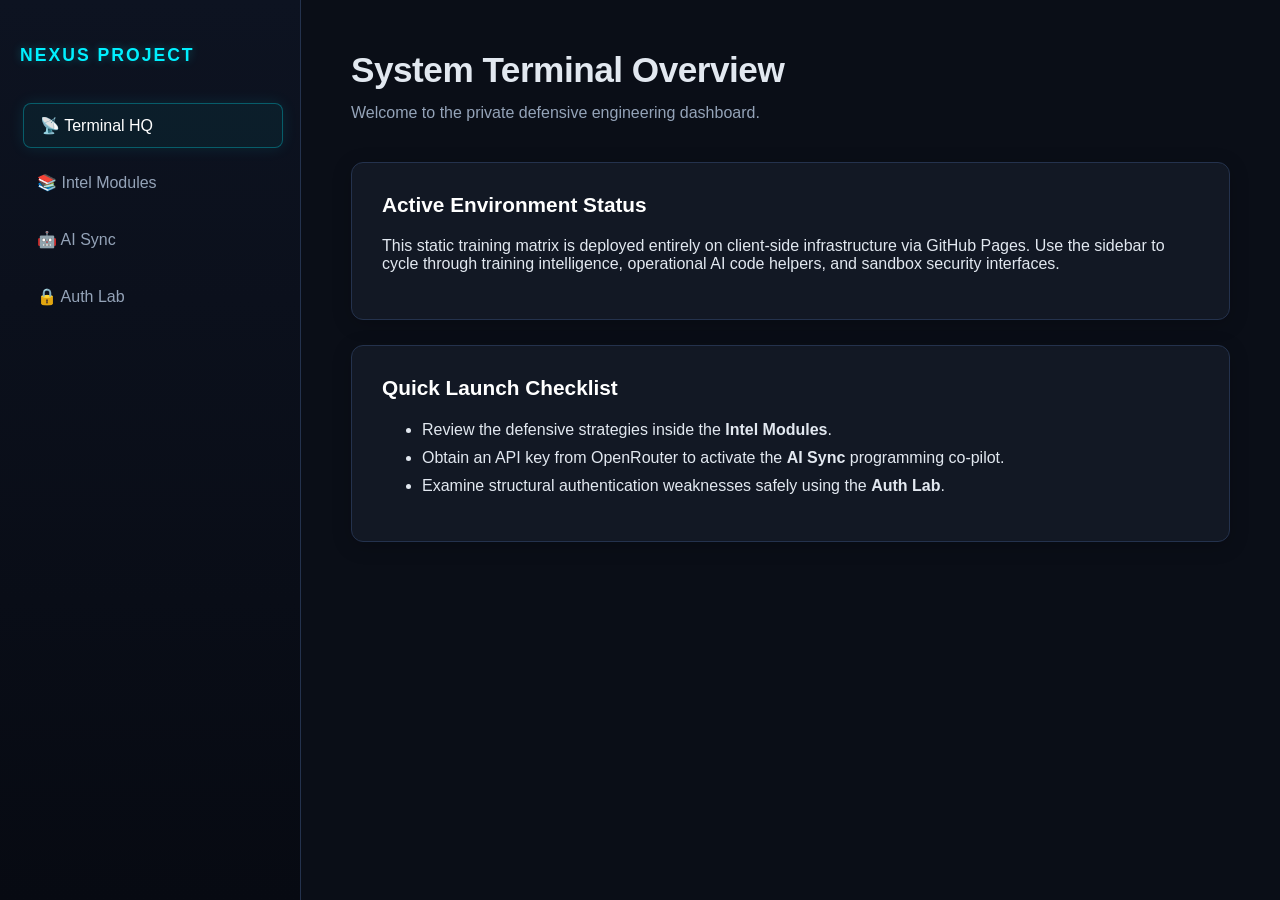
<file: index.html>
<!DOCTYPE html>
<html lang="en">
<head>
    <meta charset="UTF-8">
    <title>HQ // Cyber Security Hub</title>
    <link rel="stylesheet" href="style.css">
</head>
<body>

    <div class="sidebar">
        <h2>Nexus Project</h2>
        <a href="index.html" class="nav-link active">📡 Terminal HQ</a>
        <a href="tutorials.html" class="nav-link">📚 Intel Modules</a>
        <a href="tutor.html" class="nav-link">🤖 AI Sync</a>
        <a href="labs.html" class="nav-link">🔒 Auth Lab</a>
    </div>

    <div class="container">
        <h1>System Terminal Overview</h1>
        <p class="subtitle">Welcome to the private defensive engineering dashboard.</p>

        <div class="card">
            <h3>Active Environment Status</h3>
            <p>This static training matrix is deployed entirely on client-side infrastructure via GitHub Pages. Use the sidebar to cycle through training intelligence, operational AI code helpers, and sandbox security interfaces.</p>
        </div>

        <div class="card">
            <h3>Quick Launch Checklist</h3>
            <ul>
                <li style="margin-bottom: 10px;">Review the defensive strategies inside the <strong>Intel Modules</strong>.</li>
                <li style="margin-bottom: 10px;">Obtain an API key from OpenRouter to activate the <strong>AI Sync</strong> programming co-pilot.</li>
                <li style="margin-bottom: 10px;">Examine structural authentication weaknesses safely using the <strong>Auth Lab</strong>.</li>
            </ul>
        </div>
    </div>

</body>
</html>
</file>
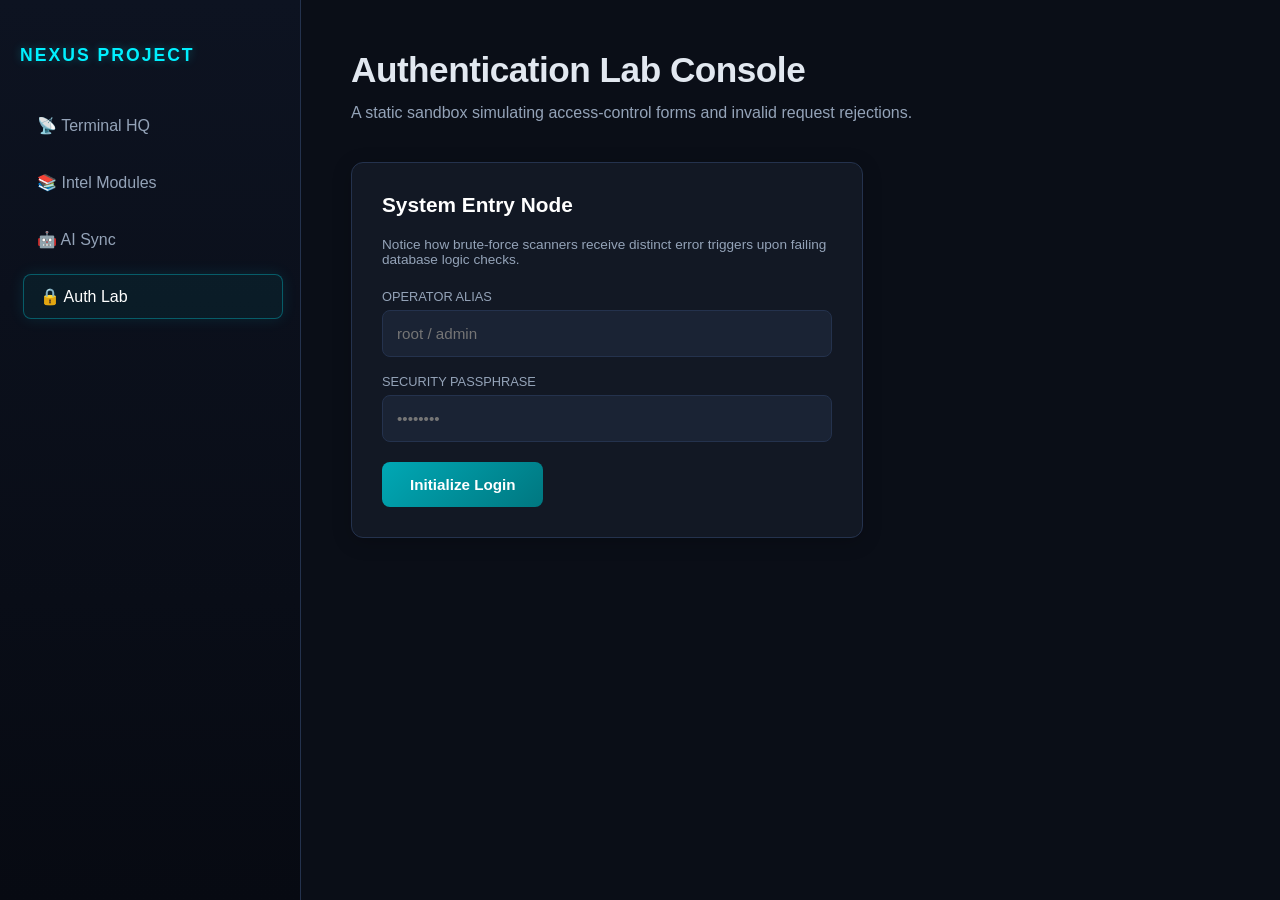
<file: labs.html>
<!DOCTYPE html>
<html lang="en">
<head>
    <meta charset="UTF-8">
    <title>Auth Lab // Cyber Security Hub</title>
    <link rel="stylesheet" href="style.css">
</head>
<body>

    <div class="sidebar">
        <h2>Nexus Project</h2>
        <a href="index.html" class="nav-link">📡 Terminal HQ</a>
        <a href="tutorials.html" class="nav-link">📚 Intel Modules</a>
        <a href="tutor.html" class="nav-link">🤖 AI Sync</a>
        <a href="labs.html" class="nav-link active">🔒 Auth Lab</a>
    </div>

    <div class="container">
        <h1>Authentication Lab Console</h1>
        <p class="subtitle">A static sandbox simulating access-control forms and invalid request rejections.</p>

        <div class="card" id="formWrapper" style="max-width: 450px;">
            <h3>System Entry Node</h3>
            <p style="font-size:0.85rem; color: var(--text-muted); margin-bottom: 20px;">Notice how brute-force scanners receive distinct error triggers upon failing database logic checks.</p>
            
            <div id="alertBox" style="color: var(--error); margin-bottom: 15px; display: none; font-weight: 600; font-size: 0.9rem;">🛑 ACCESS DENIED: INVALID ACCOUNT SIGNATURE</div>
            
            <label style="font-size:0.8rem; text-transform:uppercase; color: var(--text-muted);">Operator Alias</label>
            <input type="text" id="user" placeholder="root / admin" style="margin-bottom: 15px; margin-top: 5px;">
            
            <label style="font-size:0.8rem; text-transform:uppercase; color: var(--text-muted);">Security Passphrase</label>
            <input type="password" id="pass" placeholder="••••••••" style="margin-bottom: 20px; margin-top: 5px;">
            
            <button class="btn" onclick="verifyNode()">Initialize Login</button>
        </div>

        <div class="card" id="successWrapper" style="display: none; border-color: var(--success); max-width: 500px;">
            <h3 style="color: var(--success)">✓ Security Clearance Granted</h3>
            <p>Session ID successfully generated. In production networks, an authentication server issues an encrypted cookie or JSON Web Token (JWT) at this stage to validate any future tracking steps.</p>
            <button class="btn" onclick="resetNode()" style="background: #22314d;">Purge Session Data</button>
        </div>
    </div>

    <script>
        function verifyNode() {
            const u = document.getElementById('user').value;
            const p = document.getElementById('pass').value;
            const alertBox = document.getElementById('alertBox');

            // Hardcoded testing credentials for simulation layout
            if(u === 'operator' && p === 'n3xus_p4ss!') {
                alertBox.style.display = 'none';
                document.getElementById('formWrapper').style.display = 'none';
                document.getElementById('successWrapper').style.display = 'block';
            } else {
                alertBox.style.display = 'block';
            }
        }

        function resetNode() {
            document.getElementById('successWrapper').style.display = 'none';
            document.getElementById('formWrapper').style.display = 'block';
            document.getElementById('user').value = '';
            document.getElementById('pass').value = '';
        }
    </script>
</body>
</html>
</file>
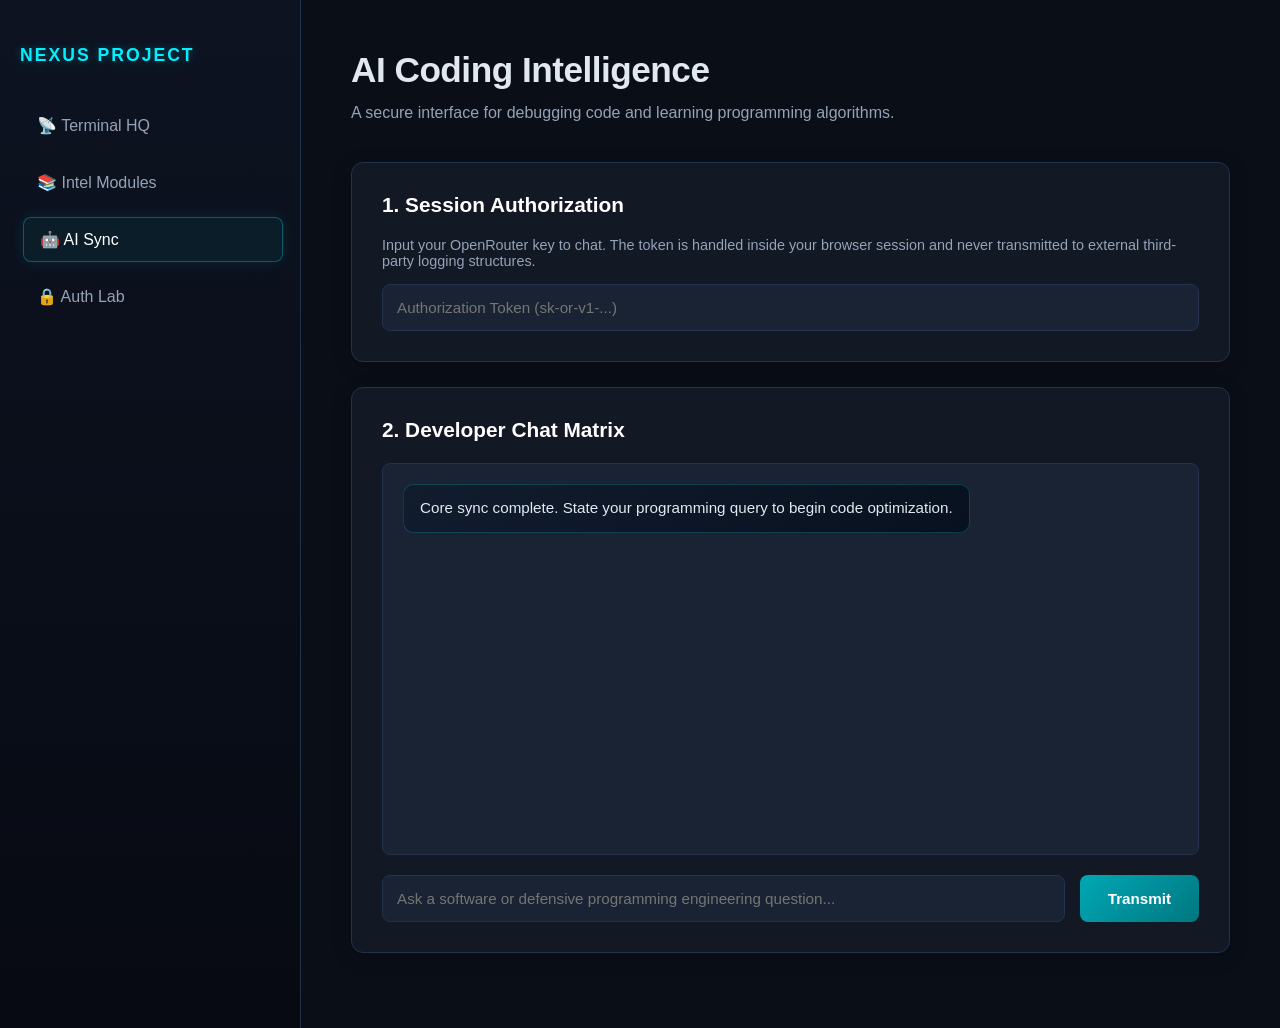
<file: tutor.html>
<!DOCTYPE html>
<html lang="en">
<head>
    <meta charset="UTF-8">
    <title>AI Sync // Cyber Security Hub</title>
    <link rel="stylesheet" href="style.css">
</head>
<body>

    <div class="sidebar">
        <h2>Nexus Project</h2>
        <a href="index.html" class="nav-link">📡 Terminal HQ</a>
        <a href="tutorials.html" class="nav-link">📚 Intel Modules</a>
        <a href="tutor.html" class="nav-link active">🤖 AI Sync</a>
        <a href="labs.html" class="nav-link">🔒 Auth Lab</a>
    </div>

    <div class="container">
        <h1>AI Coding Intelligence</h1>
        <p class="subtitle">A secure interface for debugging code and learning programming algorithms.</p>

        <div class="card">
            <h3>1. Session Authorization</h3>
            <p style="font-size: 0.9rem; color: var(--text-muted); margin-bottom: 15px;">Input your OpenRouter key to chat. The token is handled inside your browser session and never transmitted to external third-party logging structures.</p>
            <input type="password" id="token" placeholder="Authorization Token (sk-or-v1-...)">
        </div>

        <div class="card">
            <h3>2. Developer Chat Matrix</h3>
            <div class="chat-box" id="terminal">
                <div class="msg ai">Core sync complete. State your programming query to begin code optimization.</div>
            </div>
            
            <div style="display: flex; gap: 15px; margin-top: 15px;">
                <input type="text" id="query" placeholder="Ask a software or defensive programming engineering question...">
                <button class="btn" onclick="executeSync()">Transmit</button>
            </div>
        </div>
    </div>

    <script>
        async function executeSync() {
            const token = document.getElementById('token').value;
            const queryBox = document.getElementById('query');
            const terminal = document.getElementById('terminal');
            const userPrompt = queryBox.value;

            if(!userPrompt) return;
            if(!token) { alert('Authorization Token Required.'); return; }

            terminal.innerHTML += `<div class="msg user">${userPrompt}</div>`;
            queryBox.value = '';
            terminal.scrollTop = terminal.scrollHeight;

            try {
                const response = await fetch("https://openrouter.ai/api/v1/chat/completions", {
                    method: "POST",
                    headers: {
                        "Authorization": `Bearer ${token}`,
                        "Content-Type": "application/json"
                    },
                    body: JSON.stringify({
                        "model": "google/gemini-2.5-flash",
                        "messages": [
                            {"role": "system", "content": "You are a software development assistant. Provide clean, well-commented code blocks and step-by-step programming advice."},
                            {"role": "user", "content": userPrompt}
                        ]
                    })
                });

                const data = await response.json();
                if(data.error) {
                    terminal.innerHTML += `<div class="msg ai" style="color:var(--error)">Error: ${data.error.message}</div>`;
                } else {
                    const rawOutput = data.choices[0].message.content;
                    terminal.innerHTML += `<div class="msg ai">${rawOutput.replace(/\n/g, '<br>')}</div>`;
                }
            } catch {
                terminal.innerHTML += `<div class="msg ai" style="color:var(--error)">Network drop detected. Check token structural format.</div>`;
            }
            terminal.scrollTop = terminal.scrollHeight;
        }
    </script>
</body>
</html>
</file>
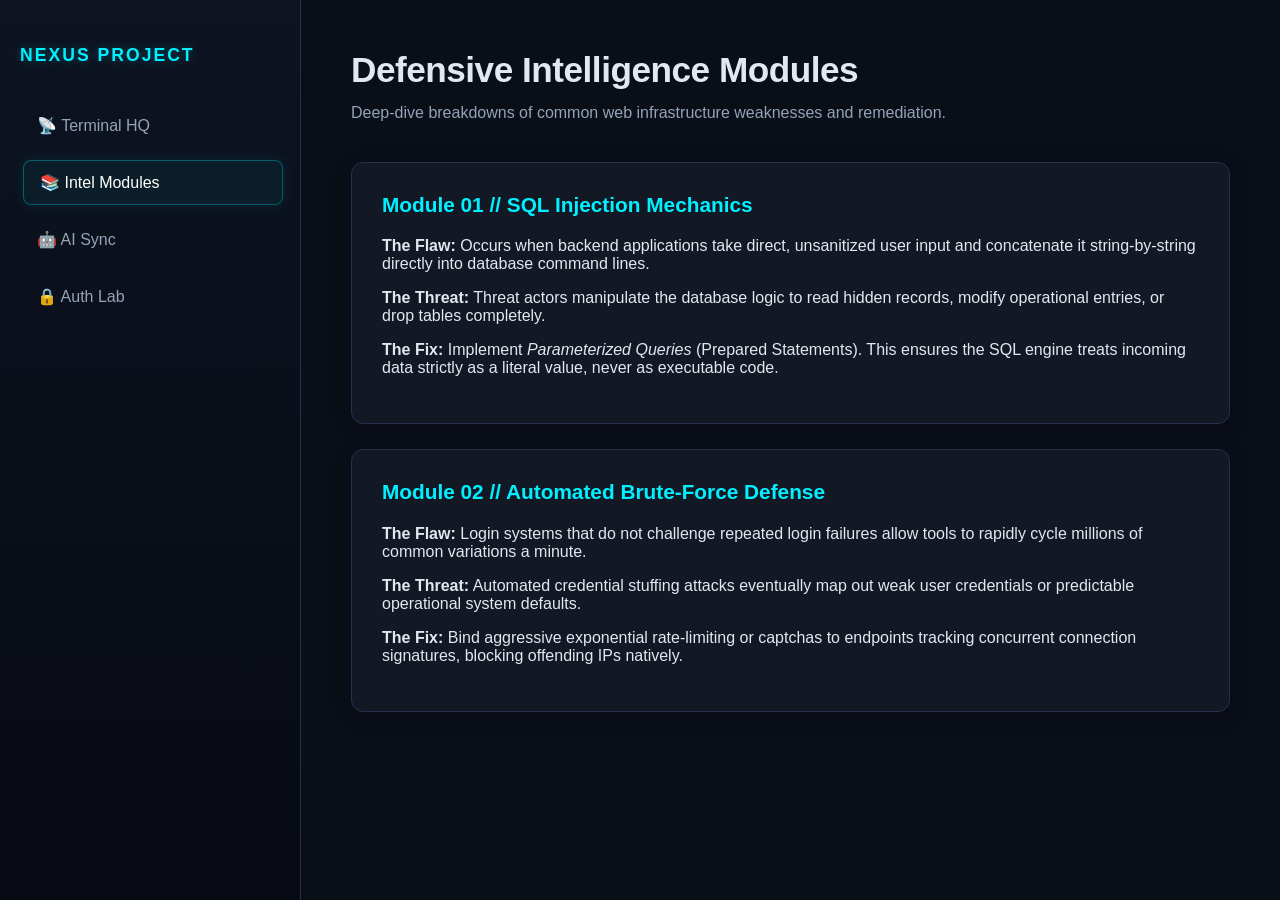
<file: tutorials.html>
<!DOCTYPE html>
<html lang="en">
<head>
    <meta charset="UTF-8">
    <title>Intel Modules // Cyber Security Hub</title>
    <link rel="stylesheet" href="style.css">
</head>
<body>

    <div class="sidebar">
        <h2>Nexus Project</h2>
        <a href="index.html" class="nav-link">📡 Terminal HQ</a>
        <a href="tutorials.html" class="nav-link active">📚 Intel Modules</a>
        <a href="tutor.html" class="nav-link">🤖 AI Sync</a>
        <a href="labs.html" class="nav-link">🔒 Auth Lab</a>
    </div>

    <div class="container">
        <h1>Defensive Intelligence Modules</h1>
        <p class="subtitle">Deep-dive breakdowns of common web infrastructure weaknesses and remediation.</p>

        <div class="card">
            <h3 style="color: var(--accent-glow);">Module 01 // SQL Injection Mechanics</h3>
            <p><strong>The Flaw:</strong> Occurs when backend applications take direct, unsanitized user input and concatenate it string-by-string directly into database command lines.</p>
            <p><strong>The Threat:</strong> Threat actors manipulate the database logic to read hidden records, modify operational entries, or drop tables completely.</p>
            <p><strong>The Fix:</strong> Implement <em>Parameterized Queries</em> (Prepared Statements). This ensures the SQL engine treats incoming data strictly as a literal value, never as executable code.</p>
        </div>

        <div class="card">
            <h3 style="color: var(--accent-glow);">Module 02 // Automated Brute-Force Defense</h3>
            <p><strong>The Flaw:</strong> Login systems that do not challenge repeated login failures allow tools to rapidly cycle millions of common variations a minute.</p>
            <p><strong>The Threat:</strong> Automated credential stuffing attacks eventually map out weak user credentials or predictable operational system defaults.</p>
            <p><strong>The Fix:</strong> Bind aggressive exponential rate-limiting or captchas to endpoints tracking concurrent connection signatures, blocking offending IPs natively.</p>
        </div>
    </div>

</body>
</html>
</file>
<file: style.css>
:root {
    --bg-main: #0a0e17;
    --bg-card: #121824;
    --bg-input: #1a2334;
    --border-color: #24324d;
    --accent-glow: #00f0ff;
    --accent-dim: #00a8b5;
    --text-primary: #e2e8f0;
    --text-muted: #94a3b8;
    --success: #00ff66;
    --error: #ff3366;
}

body {
    font-family: 'Segoe UI', Tahoma, Geneva, Verdana, sans-serif;
    background-color: var(--bg-main);
    color: var(--text-primary);
    margin: 0;
    display: flex;
    min-height: 100vh;
}

/* Sidebar Navigation */
.sidebar {
    width: 260px;
    background: linear-gradient(180deg, #0d1321 0%, #070a12 100%);
    border-right: 1px solid var(--border-color);
    padding: 30px 20px;
    display: flex;
    flex-direction: column;
    gap: 12px;
}

.sidebar h2 {
    font-size: 1.1rem;
    text-transform: uppercase;
    letter-spacing: 2px;
    color: var(--accent-glow);
    margin-bottom: 25px;
    text-shadow: 0 0 10px rgba(0, 240, 255, 0.3);
}

.nav-link {
    display: block;
    color: var(--text-muted);
    text-decoration: none;
    padding: 12px 16px;
    border-radius: 8px;
    font-weight: 500;
    transition: all 0.3s ease;
    border: 1px solid transparent;
}

.nav-link:hover, .nav-link.active {
    color: #fff;
    background: rgba(0, 240, 255, 0.05);
    border-color: rgba(0, 240, 255, 0.3);
    box-shadow: 0 0 15px rgba(0, 240, 255, 0.1);
    transform: translateX(3px);
}

/* Main Content Layout */
.container {
    flex: 1;
    padding: 50px;
    overflow-y: auto;
    max-width: 1000px;
}

h1 {
    font-size: 2.2rem;
    font-weight: 700;
    margin-top: 0;
    letter-spacing: -0.5px;
}

.subtitle {
    color: var(--text-muted);
    margin-top: -10px;
    margin-bottom: 40px;
}

/* Glassmorphism Cards */
.card {
    background: var(--bg-card);
    border: 1px solid var(--border-color);
    border-radius: 12px;
    padding: 30px;
    margin-bottom: 25px;
    box-shadow: 0 4px 20px rgba(0, 0, 0, 0.2);
    transition: border-color 0.3s ease;
}

.card:hover {
    border-color: rgba(0, 240, 255, 0.4);
}

.card h3 {
    margin-top: 0;
    font-size: 1.3rem;
    color: #fff;
}

/* UI Elements */
input[type="text"], input[type="password"] {
    width: 100%;
    padding: 14px;
    background: var(--bg-input);
    border: 1px solid var(--border-color);
    color: #fff;
    border-radius: 8px;
    box-sizing: border-box;
    font-size: 0.95rem;
    transition: all 0.3s ease;
}

input:focus {
    outline: none;
    border-color: var(--accent-glow);
    box-shadow: 0 0 10px rgba(0, 240, 255, 0.2);
}

.btn {
    background: linear-gradient(135deg, var(--accent-dim) 0%, #007780 100%);
    color: #fff;
    border: none;
    padding: 14px 28px;
    border-radius: 8px;
    cursor: pointer;
    font-weight: 600;
    font-size: 0.95rem;
    transition: all 0.3s ease;
}

.btn:hover {
    box-shadow: 0 0 15px rgba(0, 240, 255, 0.4);
    transform: translateY(-1px);
}

/* Chat Layout */
.chat-box {
    height: 350px;
    background: var(--bg-input);
    border: 1px solid var(--border-color);
    border-radius: 8px;
    padding: 20px;
    overflow-y: auto;
    display: flex;
    flex-direction: column;
    gap: 15px;
    margin: 20px 0;
}

.msg {
    padding: 12px 16px;
    border-radius: 10px;
    max-width: 75%;
    line-height: 1.5;
    font-size: 0.95rem;
}

.msg.user {
    background: linear-gradient(135deg, #1e293b 0%, #0f172a 100%);
    border: 1px solid #334155;
    align-self: flex-end;
}

.msg.ai {
    background: linear-gradient(135deg, #111c2e 0%, #08111f 100%);
    border: 1px solid rgba(0, 240, 255, 0.2);
    align-self: flex-start;
}
</file>
